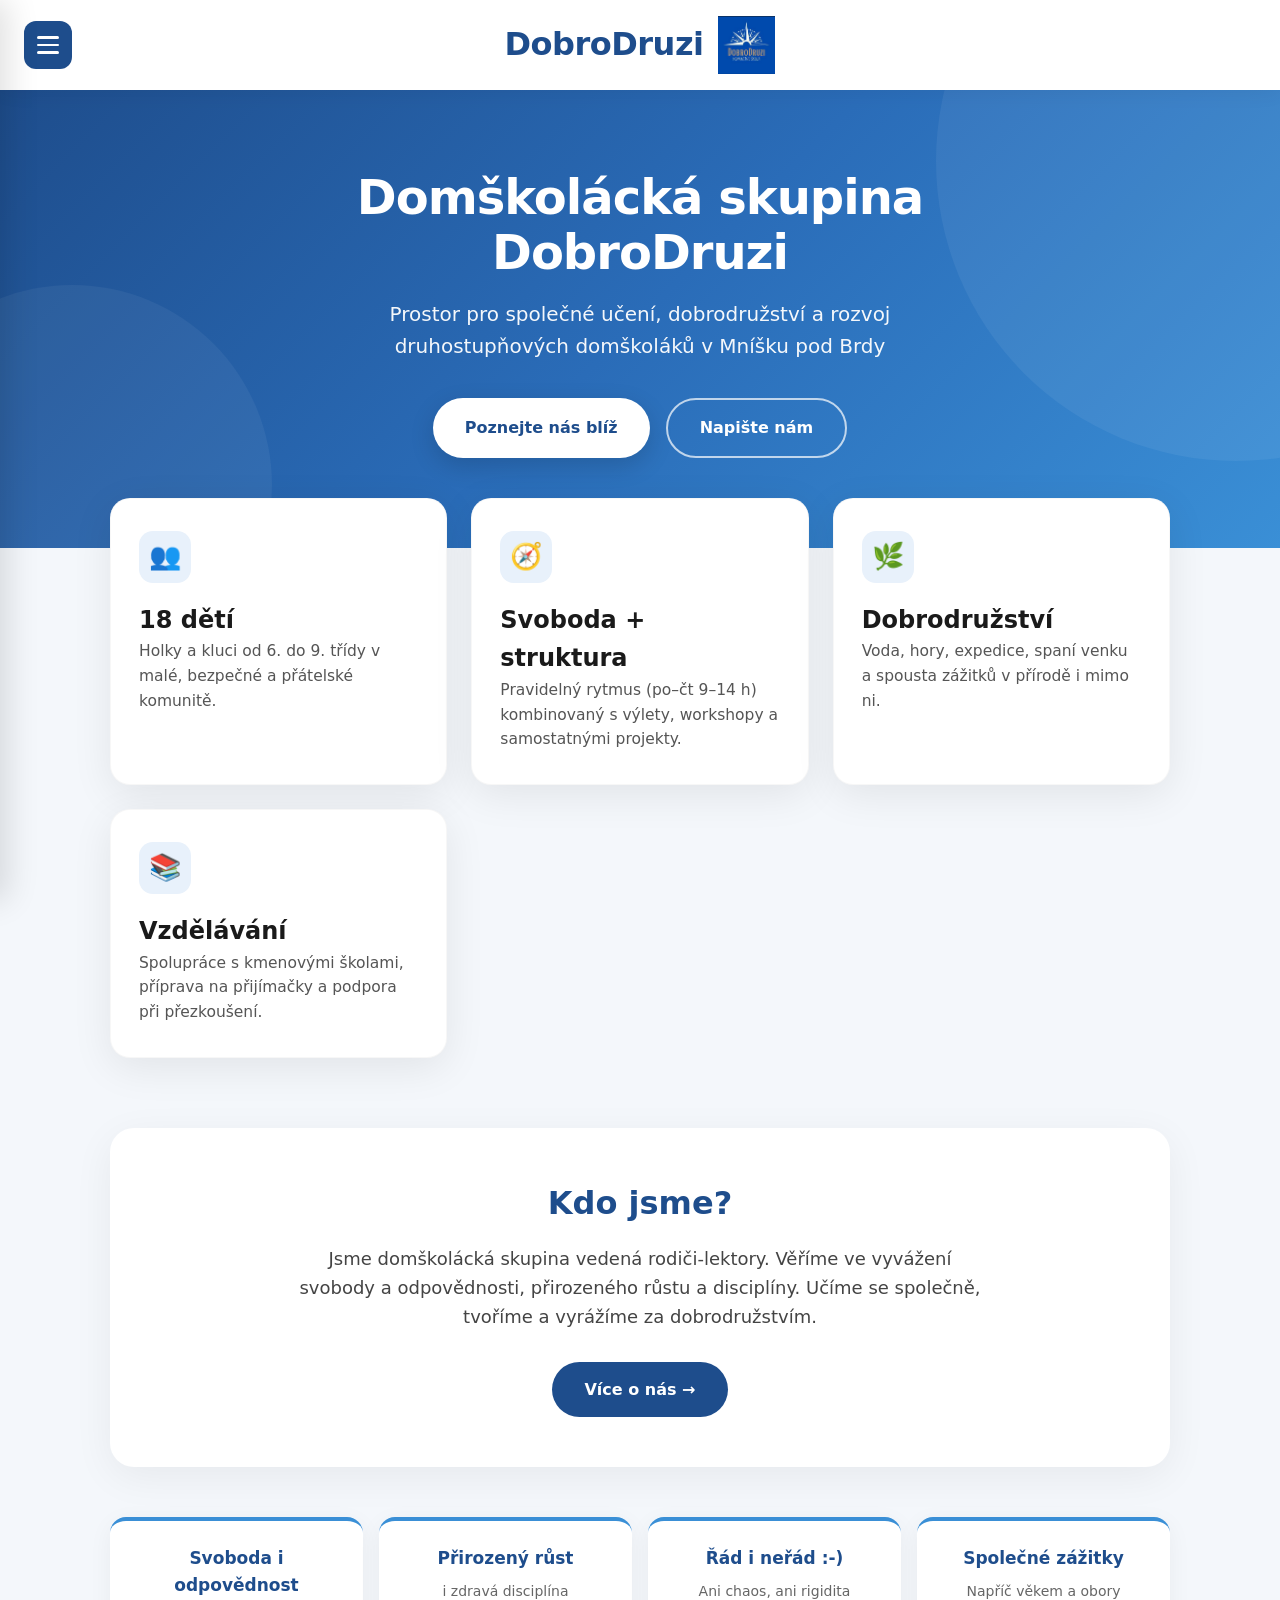
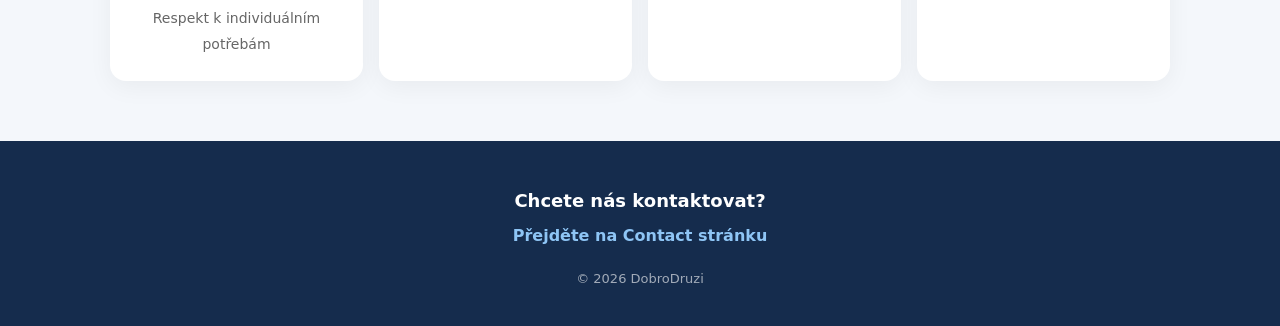
<file: index.html>
<!DOCTYPE html>
<html lang="cs">
<head>
    <meta charset="UTF-8">
    <meta name="viewport" content="width=device-width, initial-scale=1.0">

    <title>DobroDruzi – domškolácká skupina v Mníšku pod Brdy</title>
    <meta name="google-site-verification" content="T8CIcOXs2RP-yDiqc3_7bz5rhy2_BRhNgaoIbx5LgWQ" />

    <meta name="description" content="DobroDruzi jsou domškolácká skupina pro děti 6.–9. třídy v Mníšku pod Brdy. Společné učení, výlety, workshopy, projekty a dobrodružství.">

    <meta name="robots" content="index, follow">

    <link rel="canonical" href="https://ondra360.github.io/Dobrodruzi-web/">

    <link rel="stylesheet" href="index.css">
</head>

<body>

    <!-- HEADER -->
    <header>
        <button class="menu-button"
                onclick="toggleMenu()"
                aria-label="Otevřít menu">
            <span></span>
            <span></span>
            <span></span>
        </button>

        <div class="logo-container">
            <h1>DobroDruzi</h1>
            <img src="Screenshot 2026-09-18 205800.png"
                 alt="Logo DobroDruzi">
        </div>
    </header>


    <!-- SIDE MENU -->
    <div id="side-menu" class="side-menu">
        <button class="close-button"
                onclick="toggleMenu()"
                aria-label="Zavřít menu">
            ×
        </button>

        <h2>Menu</h2>

        <a href="index.html">🏠 Home</a>
        <a href="about.html">ℹ️ About</a>
        <a href="contact.html">📩 Contact</a>
    </div>

    <div id="overlay"
         class="overlay"
         onclick="toggleMenu()">
    </div>


    <!-- HERO -->
    <section class="hero">
        <div class="hero-content">

            <h1>
                Domškolácká skupina<br>
                DobroDruzi
            </h1>

            <p>
                Prostor pro společné učení, dobrodružství a rozvoj
                druhostupňových domškoláků v Mníšku pod Brdy
            </p>

            <div class="hero-buttons">
                <a href="about.html"
                   class="btn btn-primary">
                    Poznejte nás blíž
                </a>

                <a href="contact.html"
                   class="btn btn-secondary">
                    Napište nám
                </a>
            </div>

        </div>
    </section>


    <!-- MAIN -->
    <main>

        <!-- FEATURES -->
        <div class="features">

            <div class="feature-card">
                <div class="feature-icon">👥</div>

                <h2>18 dětí</h2>

                <p>
                    Holky a kluci od 6. do 9. třídy v malé,
                    bezpečné a přátelské komunitě.
                </p>
            </div>


            <div class="feature-card">
                <div class="feature-icon">🧭</div>

                <h2>Svoboda + struktura</h2>

                <p>
                    Pravidelný rytmus (po–čt 9–14 h) kombinovaný
                    s výlety, workshopy a samostatnými projekty.
                </p>
            </div>


            <div class="feature-card">
                <div class="feature-icon">🌿</div>

                <h2>Dobrodružství</h2>

                <p>
                    Voda, hory, expedice, spaní venku a spousta
                    zážitků v přírodě i mimo ni.
                </p>
            </div>


            <div class="feature-card">
                <div class="feature-icon">📚</div>

                <h2>Vzdělávání</h2>

                <p>
                    Spolupráce s kmenovými školami, příprava na
                    přijímačky a podpora při přezkoušení.
                </p>
            </div>

        </div>


        <!-- ABOUT SHORT -->
        <section class="about-short">

            <h2>Kdo jsme?</h2>

            <p>
                Jsme domškolácká skupina vedená rodiči-lektory.
                Věříme ve vyvážení svobody a odpovědnosti,
                přirozeného růstu a disciplíny.
                Učíme se společně, tvoříme a vyrážíme za dobrodružstvím.
            </p>

            <a href="about.html" class="btn">
                Více o nás →
            </a>

        </section>


        <!-- VALUES -->
        <div class="values">

            <div class="value-item">
                <strong>Svoboda i odpovědnost</strong>
                <span>Respekt k individuálním potřebám</span>
            </div>

            <div class="value-item">
                <strong>Přirozený růst</strong>
                <span>i zdravá disciplína</span>
            </div>

            <div class="value-item">
                <strong>Řád i neřád :-)</strong>
                <span>Ani chaos, ani rigidita</span>
            </div>

            <div class="value-item">
                <strong>Společné zážitky</strong>
                <span>Napříč věkem a obory</span>
            </div>

        </div>

    </main>


    <!-- FOOTER -->
    <footer>

        <p class="contact-text">
            Chcete nás kontaktovat?
        </p>

        <a href="contact.html">
            Přejděte na Contact stránku
        </a>

        <p class="copyright">
            © 2026 DobroDruzi
        </p>

    </footer>


    <!-- JAVASCRIPT -->
    <script>
        function toggleMenu() {
            const menu = document.getElementById("side-menu");
            const overlay = document.getElementById("overlay");

            menu.classList.toggle("open");
            overlay.classList.toggle("show");
        }
    </script>

</body>
</html>
</file>
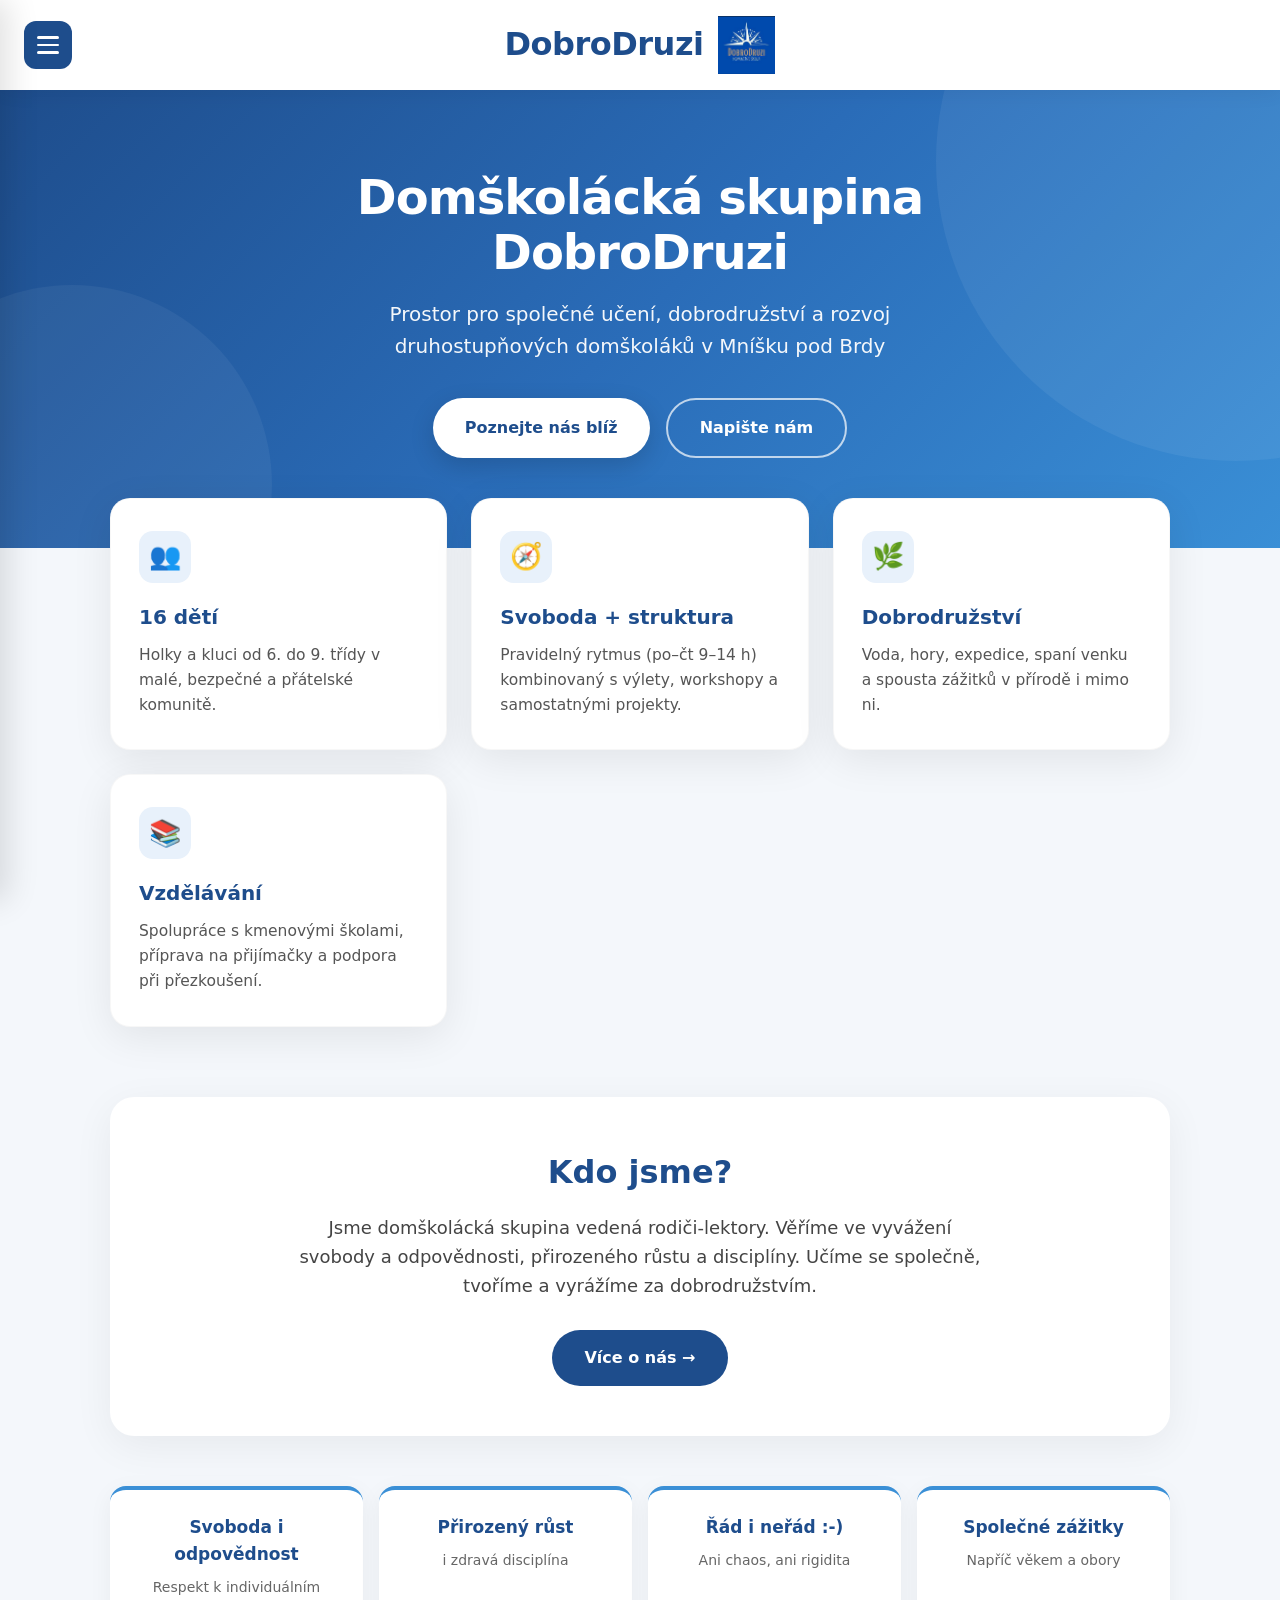
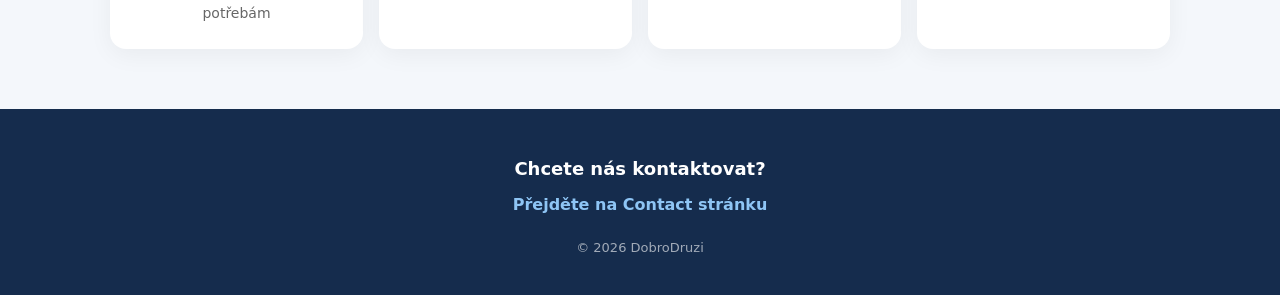
<file: homepage.html>
<!DOCTYPE html>
<html lang="cs">
<head>
    <meta charset="UTF-8">
    <meta name="viewport" content="width=device-width, initial-scale=1.0">
    <title>DobroDruzi – Domškolácká skupina</title>
    <link rel="stylesheet" href="homepage.css">
</head>
<body>

    <!-- HEADER -->
    <header>
        <button class="menu-button" onclick="toggleMenu()" aria-label="Otevřít menu">
            <span></span>
            <span></span>
            <span></span>
        </button>

        <div class="logo-container">
            <h1>DobroDruzi</h1>
            <img src="Screenshot 2026-09-18 205800.png" alt="Logo DobroDruzi">
        </div>
    </header>

    <!-- SIDE MENU -->
    <div id="side-menu" class="side-menu">
        <button class="close-button" onclick="toggleMenu()">×</button>
        <h2>Menu</h2>
        <a href="homepage.html">🏠 Home</a>
        <a href="about.html">ℹ️ About</a>
        <a href="contact.html">📩 Contact</a>
    </div>
    <div id="overlay" class="overlay" onclick="toggleMenu()"></div>

    <!-- HERO -->
    <section class="hero">
        <div class="hero-content">
            <h1>Domškolácká skupina<br>DobroDruzi</h1>
            <p>Prostor pro společné učení, dobrodružství a rozvoj druhostupňových domškoláků v Mníšku pod Brdy</p>
            <div class="hero-buttons">
                <a href="about.html" class="btn btn-primary">Poznejte nás blíž</a>
                <a href="contact.html" class="btn btn-secondary">Napište nám</a>
            </div>
        </div>
    </section>

    <!-- MAIN -->
    <main>

        <!-- FEATURES -->
        <div class="features">
            <div class="feature-card">
                <div class="feature-icon">👥</div>
                <h3>16 dětí</h3>
                <p>Holky a kluci od 6. do 9. třídy v malé, bezpečné a přátelské komunitě.</p>
            </div>

            <div class="feature-card">
                <div class="feature-icon">🧭</div>
                <h3>Svoboda + struktura</h3>
                <p>Pravidelný rytmus (po–čt 9–14 h) kombinovaný s výlety, workshopy a samostatnými projekty.</p>
            </div>

            <div class="feature-card">
                <div class="feature-icon">🌿</div>
                <h3>Dobrodružství</h3>
                <p>Voda, hory, expedice, spaní venku a spousta zážitků v přírodě i mimo ni.</p>
            </div>

            <div class="feature-card">
                <div class="feature-icon">📚</div>
                <h3>Vzdělávání</h3>
                <p>Spolupráce s kmenovými školami, příprava na přijímačky a podpora při přezkoušení.</p>
            </div>
        </div>

        <!-- ABOUT SHORT -->
        <section class="about-short">
            <h2>Kdo jsme?</h2>
            <p>
                Jsme domškolácká skupina vedená rodiči-lektory.  
                Věříme ve vyvážení svobody a odpovědnosti, přirozeného růstu a disciplíny.  
                Učíme se společně, tvoříme a vyrážíme za dobrodružstvím.
            </p>
            <a href="about.html" class="btn">Více o nás →</a>
        </section>

        <!-- VALUES -->
        <div class="values">
            <div class="value-item">
                <strong>Svoboda i odpovědnost</strong>
                <span>Respekt k individuálním potřebám</span>
            </div>
            <div class="value-item">
                <strong>Přirozený růst</strong>
                <span>i zdravá disciplína</span>
            </div>
            <div class="value-item">
                <strong>Řád i neřád :-)</strong>
                <span>Ani chaos, ani rigidita</span>
            </div>
            <div class="value-item">
                <strong>Společné zážitky</strong>
                <span>Napříč věkem a obory</span>
            </div>
        </div>

    </main>

    <!-- FOOTER -->
    <footer>
        <p class="contact-text">Chcete nás kontaktovat?</p>
        <a href="contact.html">Přejděte na Contact stránku</a>
        <p class="copyright">© 2026 DobroDruzi</p>
    </footer>

    <script>
        function toggleMenu() {
            const menu = document.getElementById("side-menu");
            const overlay = document.getElementById("overlay");
            menu.classList.toggle("open");
            overlay.classList.toggle("show");
        }
    </script>

</body>
</html>
</file>
<file: index.css>
* {
    box-sizing: border-box;
    margin: 0;
    padding: 0;
}

html {
    scroll-behavior: smooth;
}

body {
    font-family: 'Segoe UI', system-ui, -apple-system, sans-serif;
    background: #f4f7fb;
    color: #1a1a1a;
    min-height: 100vh;
    display: flex;
    flex-direction: column;
    line-height: 1.6;
}

/* ========== HEADER ========== */
header {
    position: relative;
    height: 90px;
    background: white;
    box-shadow: 0 2px 20px rgba(0,0,0,0.06);
    display: flex;
    justify-content: center;
    align-items: center;
    z-index: 100;
}

.logo-container {
    display: flex;
    align-items: center;
    gap: 14px;
}

.logo-container h1 {
    font-size: 32px;
    font-weight: 700;
    color: #1e4d8c;
    letter-spacing: -0.5px;
}

.logo-container img {
    width: 58px;
    height: 58px;
    object-fit: contain;
}

/* Hamburger */
.menu-button {
    position: absolute;
    left: 24px;
    top: 50%;
    transform: translateY(-50%);
    width: 48px;
    height: 48px;
    border: none;
    border-radius: 12px;
    background: #1e4d8c;
    display: flex;
    flex-direction: column;
    justify-content: center;
    align-items: center;
    gap: 5px;
    cursor: pointer;
    transition: all 0.25s ease;
}

.menu-button:hover {
    background: #163a6b;
    transform: translateY(-50%) scale(1.05);
}

.menu-button span {
    width: 22px;
    height: 2.5px;
    background: white;
    border-radius: 3px;
}

/* Side menu */
.side-menu {
    position: fixed;
    top: 0;
    left: 0;
    width: 290px;
    height: 100vh;
    background: white;
    z-index: 1000;
    padding: 30px 22px;
    box-shadow: 8px 0 30px rgba(0,0,0,0.12);
    transform: translateX(-100%);
    transition: transform 0.35s cubic-bezier(0.4, 0, 0.2, 1);
}

.side-menu.open {
    transform: translateX(0);
}

.side-menu h2 {
    margin: 55px 8px 28px;
    font-size: 24px;
    color: #1e4d8c;
}

.side-menu a {
    display: block;
    padding: 15px 18px;
    margin-bottom: 6px;
    border-radius: 12px;
    color: #333;
    text-decoration: none;
    font-size: 17px;
    font-weight: 500;
    transition: all 0.2s;
}

.side-menu a:hover {
    background: #eef4fc;
    color: #1e4d8c;
    transform: translateX(4px);
}

.close-button {
    position: absolute;
    top: 18px;
    right: 18px;
    width: 40px;
    height: 40px;
    border: none;
    border-radius: 50%;
    background: #1e4d8c;
    color: white;
    font-size: 26px;
    cursor: pointer;
    transition: 0.25s;
}

.close-button:hover {
    background: #163a6b;
    transform: rotate(90deg);
}

.overlay {
    position: fixed;
    inset: 0;
    background: rgba(0,0,0,0.4);
    z-index: 900;
    opacity: 0;
    visibility: hidden;
    transition: 0.3s;
}

.overlay.show {
    opacity: 1;
    visibility: visible;
}

/* ========== HERO ========== */
.hero {
    background: linear-gradient(135deg, #1e4d8c 0%, #2a6cb8 50%, #3a8fd6 100%);
    color: white;
    padding: 80px 24px 90px;
    text-align: center;
    position: relative;
    overflow: hidden;
}

.hero::before {
    content: "";
    position: absolute;
    top: -50%;
    right: -20%;
    width: 600px;
    height: 600px;
    background: rgba(255,255,255,0.06);
    border-radius: 50%;
}

.hero::after {
    content: "";
    position: absolute;
    bottom: -30%;
    left: -10%;
    width: 400px;
    height: 400px;
    background: rgba(255,255,255,0.05);
    border-radius: 50%;
}

.hero-content {
    position: relative;
    z-index: 2;
    max-width: 800px;
    margin: 0 auto;
}

.hero h1 {
    font-size: 48px;
    font-weight: 800;
    line-height: 1.15;
    margin-bottom: 18px;
    letter-spacing: -1px;
}

.hero p {
    font-size: 20px;
    opacity: 0.95;
    margin-bottom: 36px;
    max-width: 560px;
    margin-left: auto;
    margin-right: auto;
}

.hero-buttons {
    display: flex;
    gap: 16px;
    justify-content: center;
    flex-wrap: wrap;
}

.btn {
    display: inline-flex;
    align-items: center;
    padding: 15px 32px;
    border-radius: 50px;
    font-weight: 600;
    font-size: 16px;
    text-decoration: none;
    transition: all 0.25s ease;
}

.btn-primary {
    background: white;
    color: #1e4d8c;
    box-shadow: 0 8px 25px rgba(0,0,0,0.15);
}

.btn-primary:hover {
    transform: translateY(-3px);
    box-shadow: 0 12px 30px rgba(0,0,0,0.2);
}

.btn-secondary {
    background: transparent;
    color: white;
    border: 2px solid rgba(255,255,255,0.7);
}

.btn-secondary:hover {
    background: rgba(255,255,255,0.15);
    border-color: white;
}

/* ========== MAIN ========== */
main {
    flex: 1;
    max-width: 1100px;
    margin: 0 auto;
    padding: 0 20px 60px;
    width: 100%;
}

/* Features */
.features {
    display: grid;
    grid-template-columns: repeat(auto-fit, minmax(280px, 1fr));
    gap: 24px;
    margin-top: -50px;
    position: relative;
    z-index: 5;
}

.feature-card {
    background: white;
    border-radius: 20px;
    padding: 32px 28px;
    box-shadow: 0 10px 40px rgba(0,0,0,0.08);
    transition: all 0.3s ease;
    border: 1px solid rgba(0,0,0,0.03);
}

.feature-card:hover {
    transform: translateY(-8px);
    box-shadow: 0 18px 50px rgba(0,0,0,0.12);
}

.feature-icon {
    width: 52px;
    height: 52px;
    background: #e8f1fb;
    border-radius: 14px;
    display: flex;
    align-items: center;
    justify-content: center;
    font-size: 26px;
    margin-bottom: 18px;
    color: #1e4d8c;
}

.feature-card h3 {
    font-size: 20px;
    margin-bottom: 10px;
    color: #1e4d8c;
}

.feature-card p {
    color: #555;
    font-size: 15.5px;
}

/* About short */
.about-short {
    margin-top: 70px;
    background: white;
    border-radius: 24px;
    padding: 50px 40px;
    box-shadow: 0 10px 40px rgba(0,0,0,0.06);
    text-align: center;
}

.about-short h2 {
    font-size: 32px;
    color: #1e4d8c;
    margin-bottom: 16px;
}

.about-short p {
    font-size: 18px;
    color: #444;
    max-width: 700px;
    margin: 0 auto 30px;
}

.about-short .btn {
    background: #1e4d8c;
    color: white;
}

.about-short .btn:hover {
    background: #163a6b;
    transform: translateY(-2px);
}

/* Values */
.values {
    margin-top: 50px;
    display: grid;
    grid-template-columns: repeat(auto-fit, minmax(200px, 1fr));
    gap: 16px;
}

.value-item {
    background: white;
    border-radius: 16px;
    padding: 24px 20px;
    text-align: center;
    box-shadow: 0 6px 25px rgba(0,0,0,0.05);
    border-top: 4px solid #3a8fd6;
}

.value-item strong {
    display: block;
    font-size: 17px;
    color: #1e4d8c;
    margin-bottom: 6px;
}

.value-item span {
    font-size: 14px;
    color: #666;
}

/* ========== FOOTER ========== */
footer {
    background: #152c4d;
    color: white;
    text-align: center;
    padding: 40px 20px 30px;
}

footer p {
    margin: 6px 0;
}

.contact-text {
    font-size: 18px;
    font-weight: 600;
    margin-bottom: 8px;
}

footer a {
    color: #8ec5f5;
    font-weight: 600;
    text-decoration: none;
    font-size: 16px;
}

footer a:hover {
    text-decoration: underline;
}

.copyright {
    margin-top: 20px !important;
    font-size: 13px;
    opacity: 0.6;
}

/* ========== MOBILE ========== */
@media (max-width: 700px) {
    header {
        height: 75px;
    }

    .logo-container h1 {
        font-size: 24px;
    }

    .logo-container img {
        width: 46px;
        height: 46px;
    }

    .menu-button {
        left: 16px;
        width: 42px;
        height: 42px;
    }

    .hero {
        padding: 60px 20px 80px;
    }

    .hero h1 {
        font-size: 32px;
    }

    .hero p {
        font-size: 17px;
    }

    .features {
        margin-top: -40px;
    }

    .about-short {
        padding: 36px 24px;
    }

    .about-short h2 {
        font-size: 26px;
    }
}
</file>
<file: homepage.css>
* {
    box-sizing: border-box;
    margin: 0;
    padding: 0;
}

html {
    scroll-behavior: smooth;
}

body {
    font-family: 'Segoe UI', system-ui, -apple-system, sans-serif;
    background: #f4f7fb;
    color: #1a1a1a;
    min-height: 100vh;
    display: flex;
    flex-direction: column;
    line-height: 1.6;
}

/* ========== HEADER ========== */
header {
    position: relative;
    height: 90px;
    background: white;
    box-shadow: 0 2px 20px rgba(0,0,0,0.06);
    display: flex;
    justify-content: center;
    align-items: center;
    z-index: 100;
}

.logo-container {
    display: flex;
    align-items: center;
    gap: 14px;
}

.logo-container h1 {
    font-size: 32px;
    font-weight: 700;
    color: #1e4d8c;
    letter-spacing: -0.5px;
}

.logo-container img {
    width: 58px;
    height: 58px;
    object-fit: contain;
}

/* Hamburger */
.menu-button {
    position: absolute;
    left: 24px;
    top: 50%;
    transform: translateY(-50%);
    width: 48px;
    height: 48px;
    border: none;
    border-radius: 12px;
    background: #1e4d8c;
    display: flex;
    flex-direction: column;
    justify-content: center;
    align-items: center;
    gap: 5px;
    cursor: pointer;
    transition: all 0.25s ease;
}

.menu-button:hover {
    background: #163a6b;
    transform: translateY(-50%) scale(1.05);
}

.menu-button span {
    width: 22px;
    height: 2.5px;
    background: white;
    border-radius: 3px;
}

/* Side menu */
.side-menu {
    position: fixed;
    top: 0;
    left: 0;
    width: 290px;
    height: 100vh;
    background: white;
    z-index: 1000;
    padding: 30px 22px;
    box-shadow: 8px 0 30px rgba(0,0,0,0.12);
    transform: translateX(-100%);
    transition: transform 0.35s cubic-bezier(0.4, 0, 0.2, 1);
}

.side-menu.open {
    transform: translateX(0);
}

.side-menu h2 {
    margin: 55px 8px 28px;
    font-size: 24px;
    color: #1e4d8c;
}

.side-menu a {
    display: block;
    padding: 15px 18px;
    margin-bottom: 6px;
    border-radius: 12px;
    color: #333;
    text-decoration: none;
    font-size: 17px;
    font-weight: 500;
    transition: all 0.2s;
}

.side-menu a:hover {
    background: #eef4fc;
    color: #1e4d8c;
    transform: translateX(4px);
}

.close-button {
    position: absolute;
    top: 18px;
    right: 18px;
    width: 40px;
    height: 40px;
    border: none;
    border-radius: 50%;
    background: #1e4d8c;
    color: white;
    font-size: 26px;
    cursor: pointer;
    transition: 0.25s;
}

.close-button:hover {
    background: #163a6b;
    transform: rotate(90deg);
}

.overlay {
    position: fixed;
    inset: 0;
    background: rgba(0,0,0,0.4);
    z-index: 900;
    opacity: 0;
    visibility: hidden;
    transition: 0.3s;
}

.overlay.show {
    opacity: 1;
    visibility: visible;
}

/* ========== HERO ========== */
.hero {
    background: linear-gradient(135deg, #1e4d8c 0%, #2a6cb8 50%, #3a8fd6 100%);
    color: white;
    padding: 80px 24px 90px;
    text-align: center;
    position: relative;
    overflow: hidden;
}

.hero::before {
    content: "";
    position: absolute;
    top: -50%;
    right: -20%;
    width: 600px;
    height: 600px;
    background: rgba(255,255,255,0.06);
    border-radius: 50%;
}

.hero::after {
    content: "";
    position: absolute;
    bottom: -30%;
    left: -10%;
    width: 400px;
    height: 400px;
    background: rgba(255,255,255,0.05);
    border-radius: 50%;
}

.hero-content {
    position: relative;
    z-index: 2;
    max-width: 800px;
    margin: 0 auto;
}

.hero h1 {
    font-size: 48px;
    font-weight: 800;
    line-height: 1.15;
    margin-bottom: 18px;
    letter-spacing: -1px;
}

.hero p {
    font-size: 20px;
    opacity: 0.95;
    margin-bottom: 36px;
    max-width: 560px;
    margin-left: auto;
    margin-right: auto;
}

.hero-buttons {
    display: flex;
    gap: 16px;
    justify-content: center;
    flex-wrap: wrap;
}

.btn {
    display: inline-flex;
    align-items: center;
    padding: 15px 32px;
    border-radius: 50px;
    font-weight: 600;
    font-size: 16px;
    text-decoration: none;
    transition: all 0.25s ease;
}

.btn-primary {
    background: white;
    color: #1e4d8c;
    box-shadow: 0 8px 25px rgba(0,0,0,0.15);
}

.btn-primary:hover {
    transform: translateY(-3px);
    box-shadow: 0 12px 30px rgba(0,0,0,0.2);
}

.btn-secondary {
    background: transparent;
    color: white;
    border: 2px solid rgba(255,255,255,0.7);
}

.btn-secondary:hover {
    background: rgba(255,255,255,0.15);
    border-color: white;
}

/* ========== MAIN ========== */
main {
    flex: 1;
    max-width: 1100px;
    margin: 0 auto;
    padding: 0 20px 60px;
    width: 100%;
}

/* Features */
.features {
    display: grid;
    grid-template-columns: repeat(auto-fit, minmax(280px, 1fr));
    gap: 24px;
    margin-top: -50px;
    position: relative;
    z-index: 5;
}

.feature-card {
    background: white;
    border-radius: 20px;
    padding: 32px 28px;
    box-shadow: 0 10px 40px rgba(0,0,0,0.08);
    transition: all 0.3s ease;
    border: 1px solid rgba(0,0,0,0.03);
}

.feature-card:hover {
    transform: translateY(-8px);
    box-shadow: 0 18px 50px rgba(0,0,0,0.12);
}

.feature-icon {
    width: 52px;
    height: 52px;
    background: #e8f1fb;
    border-radius: 14px;
    display: flex;
    align-items: center;
    justify-content: center;
    font-size: 26px;
    margin-bottom: 18px;
    color: #1e4d8c;
}

.feature-card h3 {
    font-size: 20px;
    margin-bottom: 10px;
    color: #1e4d8c;
}

.feature-card p {
    color: #555;
    font-size: 15.5px;
}

/* About short */
.about-short {
    margin-top: 70px;
    background: white;
    border-radius: 24px;
    padding: 50px 40px;
    box-shadow: 0 10px 40px rgba(0,0,0,0.06);
    text-align: center;
}

.about-short h2 {
    font-size: 32px;
    color: #1e4d8c;
    margin-bottom: 16px;
}

.about-short p {
    font-size: 18px;
    color: #444;
    max-width: 700px;
    margin: 0 auto 30px;
}

.about-short .btn {
    background: #1e4d8c;
    color: white;
}

.about-short .btn:hover {
    background: #163a6b;
    transform: translateY(-2px);
}

/* Values */
.values {
    margin-top: 50px;
    display: grid;
    grid-template-columns: repeat(auto-fit, minmax(200px, 1fr));
    gap: 16px;
}

.value-item {
    background: white;
    border-radius: 16px;
    padding: 24px 20px;
    text-align: center;
    box-shadow: 0 6px 25px rgba(0,0,0,0.05);
    border-top: 4px solid #3a8fd6;
}

.value-item strong {
    display: block;
    font-size: 17px;
    color: #1e4d8c;
    margin-bottom: 6px;
}

.value-item span {
    font-size: 14px;
    color: #666;
}

/* ========== FOOTER ========== */
footer {
    background: #152c4d;
    color: white;
    text-align: center;
    padding: 40px 20px 30px;
}

footer p {
    margin: 6px 0;
}

.contact-text {
    font-size: 18px;
    font-weight: 600;
    margin-bottom: 8px;
}

footer a {
    color: #8ec5f5;
    font-weight: 600;
    text-decoration: none;
    font-size: 16px;
}

footer a:hover {
    text-decoration: underline;
}

.copyright {
    margin-top: 20px !important;
    font-size: 13px;
    opacity: 0.6;
}

/* ========== MOBILE ========== */
@media (max-width: 700px) {
    header {
        height: 75px;
    }

    .logo-container h1 {
        font-size: 24px;
    }

    .logo-container img {
        width: 46px;
        height: 46px;
    }

    .menu-button {
        left: 16px;
        width: 42px;
        height: 42px;
    }

    .hero {
        padding: 60px 20px 80px;
    }

    .hero h1 {
        font-size: 32px;
    }

    .hero p {
        font-size: 17px;
    }

    .features {
        margin-top: -40px;
    }

    .about-short {
        padding: 36px 24px;
    }

    .about-short h2 {
        font-size: 26px;
    }
}
</file>
